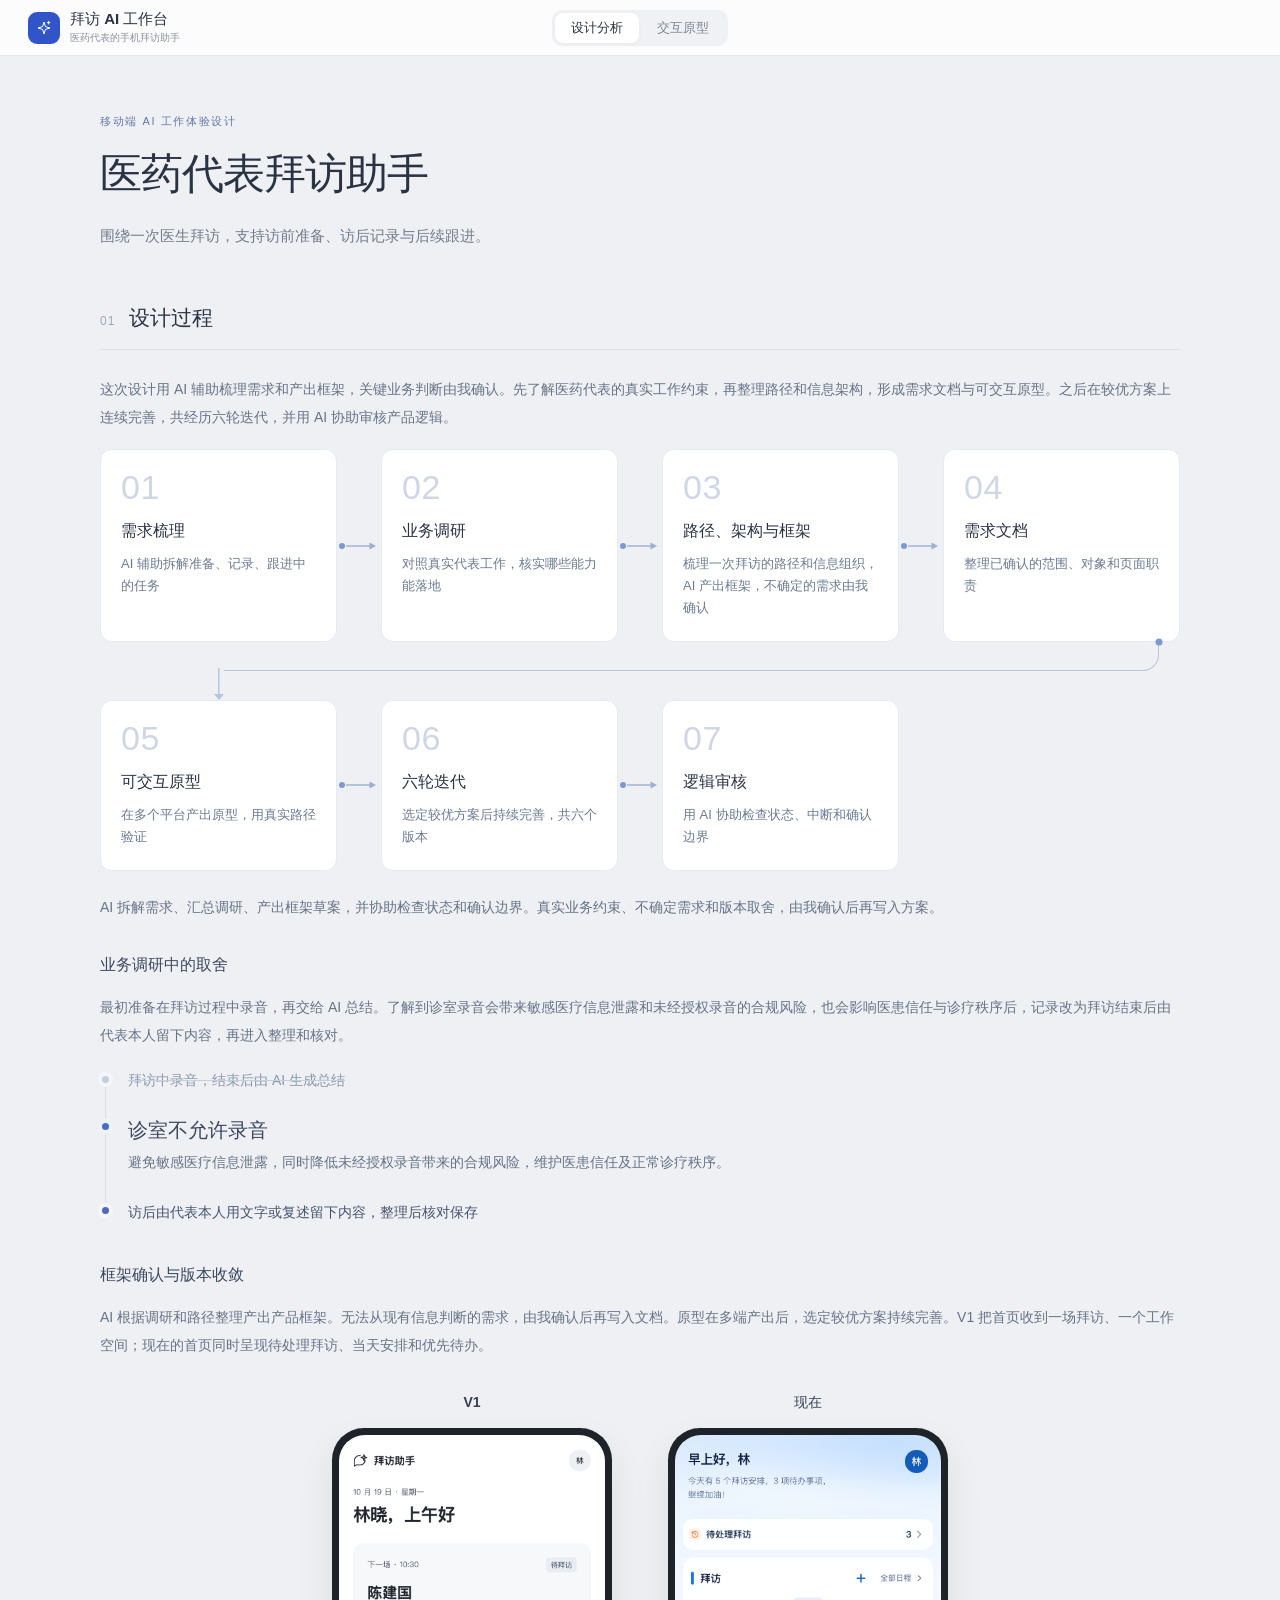
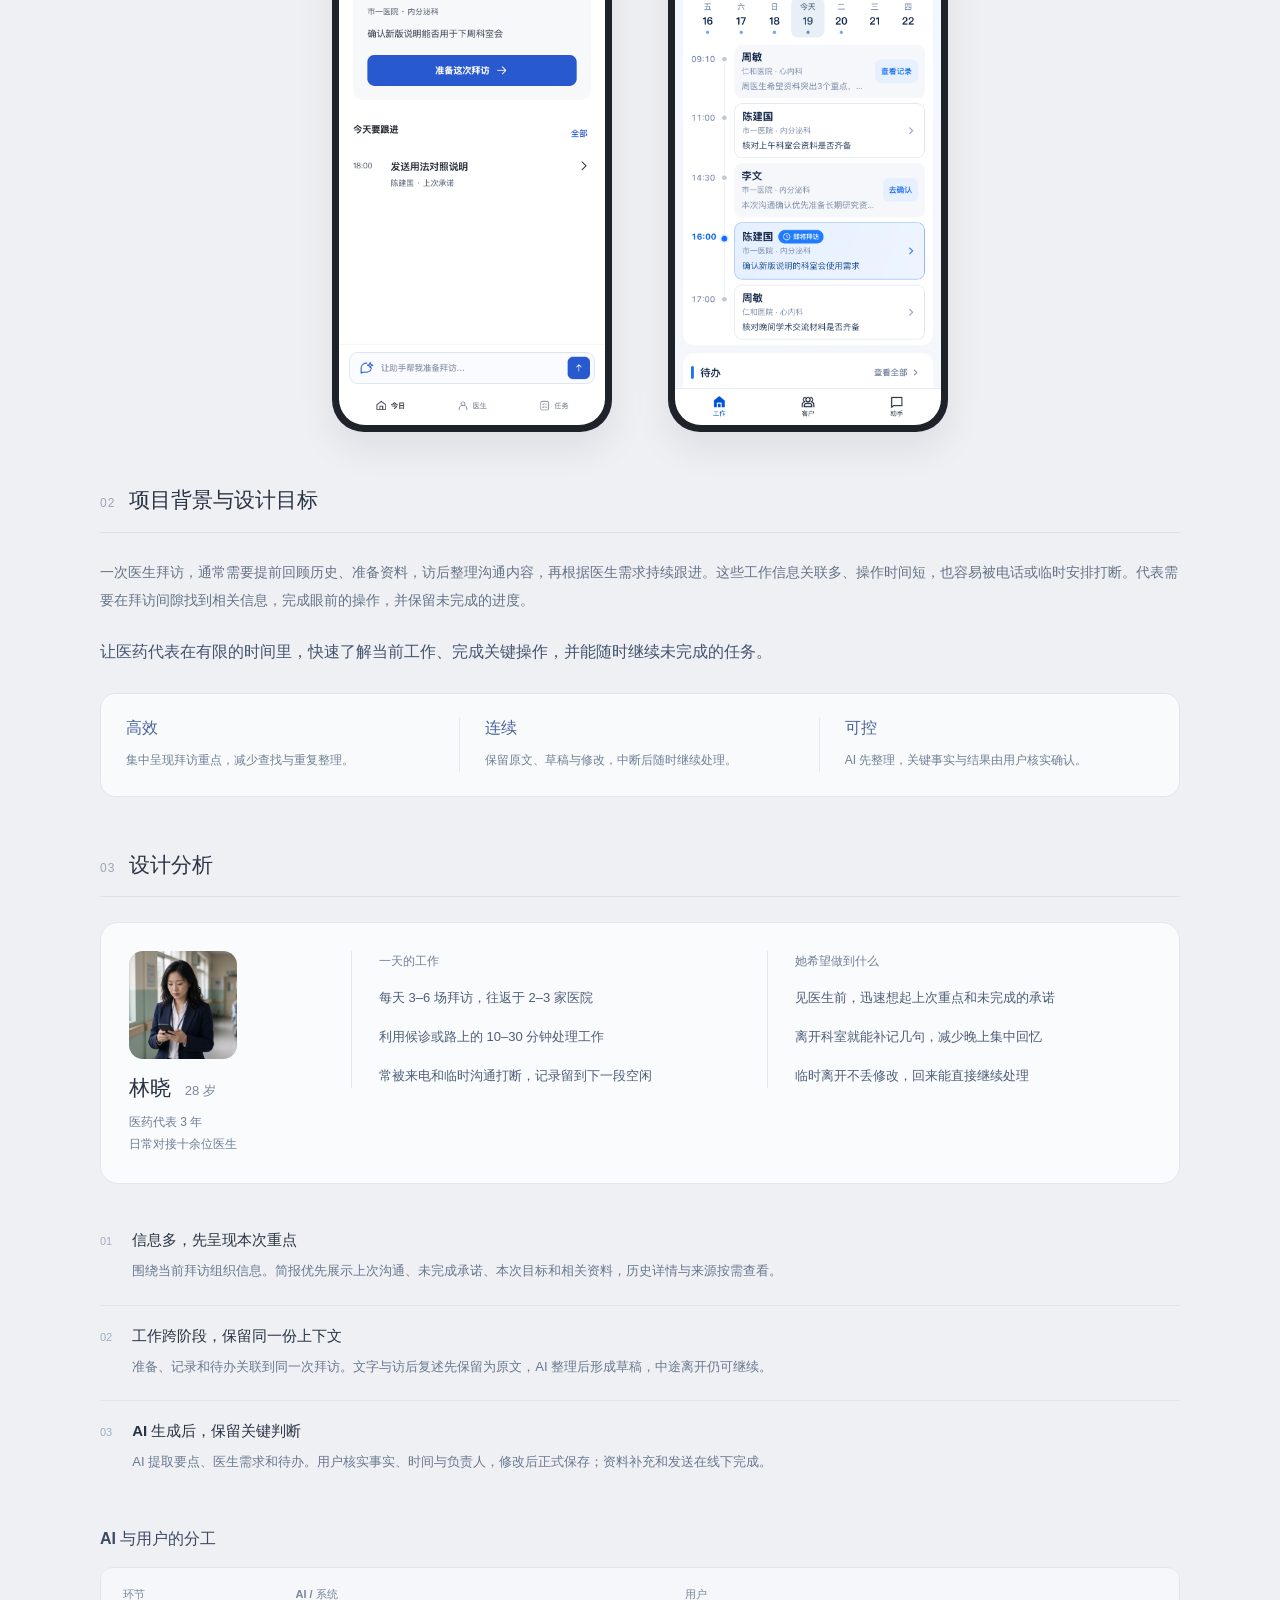
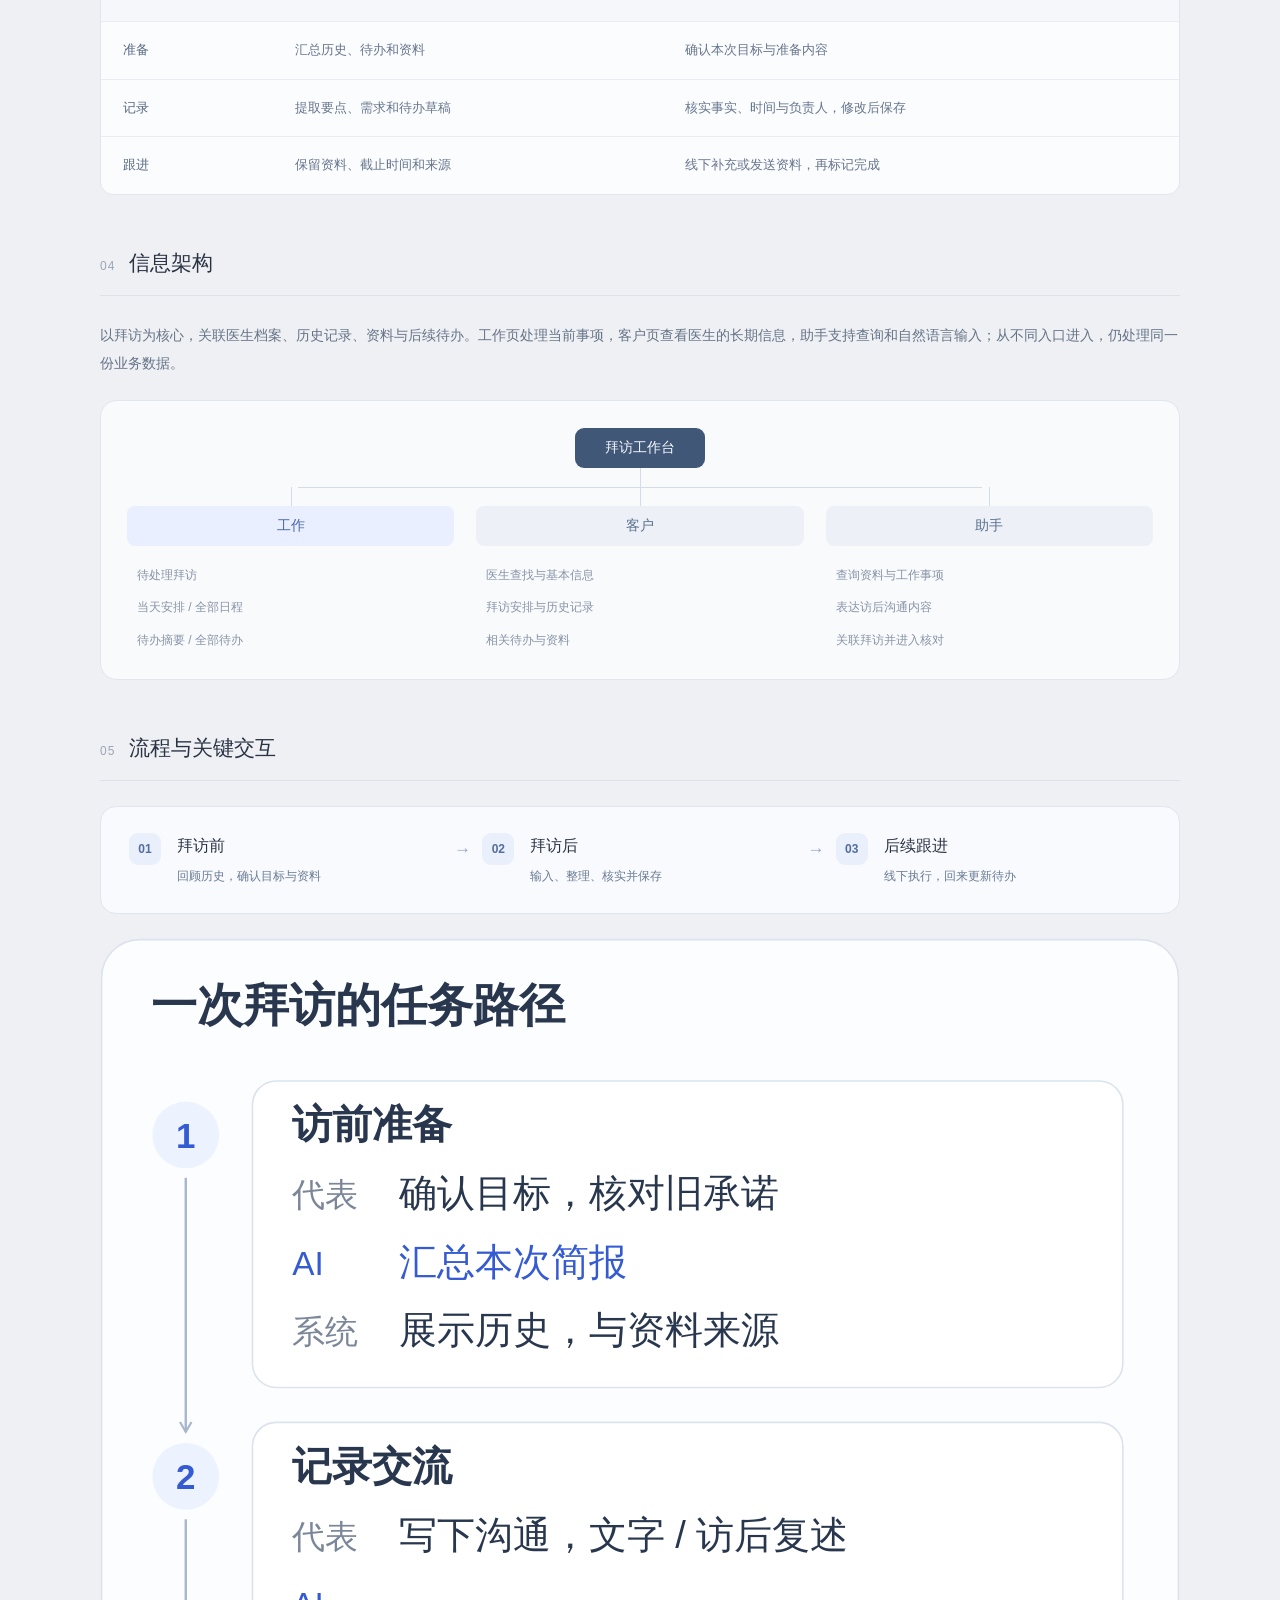
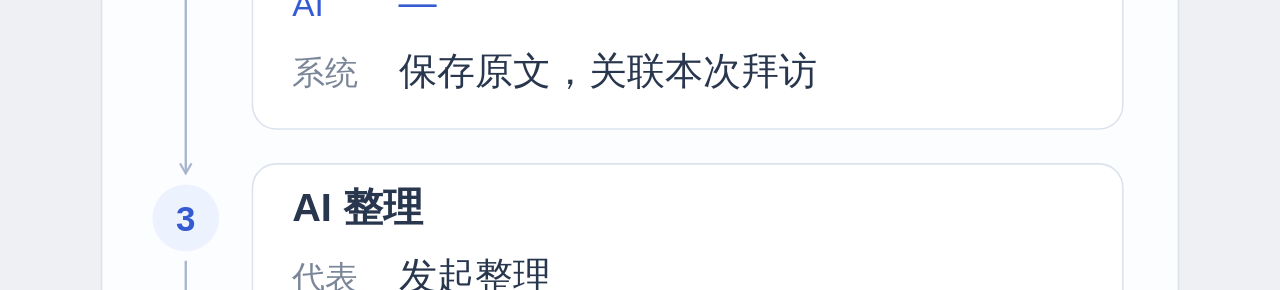
<file: index.html>
<!doctype html>
<html lang="zh-CN">
  <head>
    <meta charset="UTF-8" />
    <meta name="viewport" content="width=device-width, initial-scale=1" />
    <meta name="theme-color" content="#eff0f3" />
    <meta name="description" content="医药代表拜访助手：从访前准备、访后记录到后续跟进的设计分析与可操作原型。" />
    <title>医药代表拜访助手 · 设计分析与交互原型</title>
    <link rel="icon" type="image/svg+xml" href="./assets/favicon-CrCzxHG_.svg" />
    <script type="module" crossorigin src="./assets/showcase-Bl11RiiY.js"></script>
    <link rel="modulepreload" crossorigin href="./assets/preload-helper-B5U0W3t5.js">
    <link rel="stylesheet" crossorigin href="./assets/showcase-NaS1P7xY.css">
  </head>
  <body>
    <a class="skip-link" href="#main-content">跳到主要内容</a>
    <header class="showcase-header">
      <a class="project-brand" href="#analysis" aria-label="拜访 AI 工作台，返回设计分析">
        <span class="brand-symbol" aria-hidden="true"><svg width="24" height="24" viewBox="0 0 24 24" fill="none"><path d="m12 3 2.1 6.9L21 12l-6.9 2.1L12 21l-2.1-6.9L3 12l6.9-2.1L12 3Z" stroke="currentColor" stroke-width="1.5" stroke-linejoin="round"/><path d="M19 2v4M17 4h4" stroke="currentColor" stroke-width="1.5" stroke-linecap="round"/></svg></span>
        <span><strong>拜访 AI 工作台</strong><small>医药代表的手机拜访助手</small></span>
      </a>
      <nav class="showcase-tabs" role="tablist" aria-label="设计展示导航">
        <button id="tab-analysis" role="tab" aria-selected="true" aria-controls="panel-analysis" tabindex="0" data-tab="analysis">设计分析</button>
        <button id="tab-prototype" role="tab" aria-selected="false" aria-controls="panel-prototype" tabindex="-1" data-tab="prototype">交互原型</button>
      </nav>
    </header>
    <main id="main-content">
      <section id="panel-prototype" role="tabpanel" aria-labelledby="tab-prototype" hidden>
        <div class="prototype-stage">
          <svg id="callouts" class="callout-layer" aria-hidden="true"></svg>
          <aside class="experience-notes notes-left" id="notes-left" aria-label="当前页面的设计意图"></aside>
          <div class="device-column">
            <div class="phone-space"><div class="phone-model">
              <div class="phone-screen"><div class="prototype-loading" id="prototype-loading" role="status"><span class="loading-symbol"></span><strong>正在加载原型</strong></div><iframe id="prototype-frame" title="可操作的医药代表拜访助手原型" data-src="./prototype-f8c32be32e60.html?showcase=1#/work" allow="clipboard-write" loading="eager"></iframe></div>
            </div></div>
            <div class="prototype-toolbar">
              <div class="scenario-links" aria-label="体验路径"><button data-route="work" class="is-active">工作首页</button><button data-route="visit/visit-chen">访前准备</button><button data-route="record/visit-late">访后记录</button><button data-route="review/visit-li">核实 AI</button><button data-route="drafts">中断续办</button><button data-route="todos">后续跟进</button></div>
              <button class="reset-demo" id="reset-demo" aria-haspopup="dialog"><span aria-hidden="true">↺</span> 重置体验</button>
            </div>
          </div>
          <aside class="experience-notes notes-right" id="notes-right" aria-label="当前页面的交互细节"></aside>
        </div>
      </section>
      <section id="panel-analysis" class="document-panel" role="tabpanel" aria-labelledby="tab-analysis"></section>
    </main>
    <dialog id="reset-dialog" class="reset-dialog" aria-labelledby="reset-title"><form method="dialog"><h2 id="reset-title">重置演示？</h2><p>恢复本网页的初始数据，不影响独立拜访助手中的记录。</p><div class="dialog-actions"><button value="cancel">取消</button><button value="reset" class="primary-button">重置</button></div></form></dialog>
    <noscript><p class="noscript">请启用 JavaScript，以查看设计分析并体验交互原型。</p></noscript>
  </body>
</html>
</file>
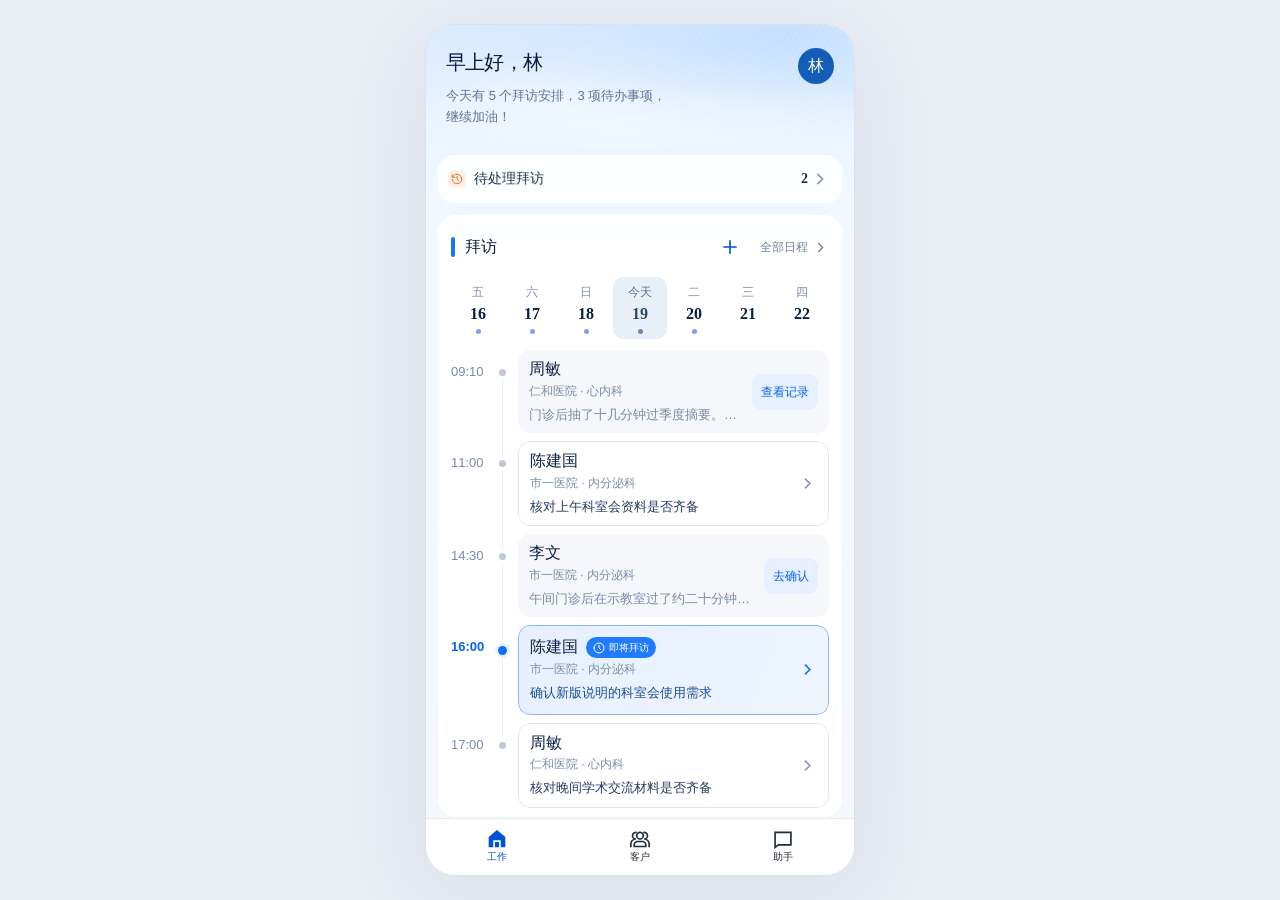
<file: prototype-f8c32be32e60.html>
<!doctype html>
<html lang="zh-CN">
  <head>
    <meta charset="UTF-8" />
    <meta name="viewport" content="width=device-width, initial-scale=1, viewport-fit=cover" />
    <meta name="theme-color" content="#f5f7fa" />
    <title>拜访工作台</title>
    <script type="module" crossorigin src="./assets/prototype-CQHde3d3.js"></script>
    <link rel="modulepreload" crossorigin href="./assets/preload-helper-B5U0W3t5.js">
    <link rel="modulepreload" crossorigin href="./assets/react-runtime-PPb6scBU.js">
    <link rel="stylesheet" crossorigin href="./assets/prototype-DtvdvmWd.css">
  </head>
  <body>
    <div id="root"></div>
  </body>
</html>
</file>
<file: assets/showcase-NaS1P7xY.css>
:root{font-family:-apple-system,BlinkMacSystemFont,PingFang SC,Microsoft YaHei,sans-serif;color:#293344;background:#eff0f3;font-synthesis:none;-webkit-font-smoothing:antialiased;--accent:#3154c8;--line:#e0e5ed;--phone-scale:.85;--screen-w:412px;--screen-h:915px;--bezel:8px}*{box-sizing:border-box}html{scroll-padding-top:80px}body{margin:0}button,a{-webkit-tap-highlight-color:transparent}button{font:inherit;color:inherit;cursor:pointer}a{color:var(--accent);text-underline-offset:4px}button:focus-visible,a:focus-visible,summary:focus-visible,[tabindex="0"]:focus-visible{outline:2px solid var(--accent);outline-offset:4px}[hidden]{display:none!important}h1,h2,h3,h4,p,blockquote,dl,dd,figure{margin:0}.skip-link{position:fixed;top:-80px;left:20px;z-index:100;background:#fff;padding:12px 18px;border:2px solid var(--accent);border-radius:8px}.skip-link:focus{top:12px}.showcase-header{position:sticky;top:0;z-index:20;height:56px;padding:0 28px;background:#fcfcfd;border-bottom:1px solid #e5e7eb;display:grid;grid-template-columns:1fr auto 1fr;align-items:center;gap:16px}.project-brand{display:flex;align-items:center;gap:10px;color:inherit;text-decoration:none;justify-self:start;min-width:0}.brand-symbol{width:32px;height:32px;display:grid;place-items:center;border-radius:9px;background:var(--accent);color:#fff;flex-shrink:0}.brand-symbol svg{width:16px;height:16px}.project-brand strong{display:block;font-size:15px;font-weight:650;line-height:1.2}.project-brand small{display:block;font-size:10px;color:#8a909b;margin-top:3px}.showcase-tabs{display:flex;grid-column:2;gap:2px;padding:3px;border-radius:10px;background:#f0f1f4}.showcase-tabs button{height:30px;padding:0 16px;background:transparent;border:0;border-radius:8px;color:#7e8592;font-size:13px;white-space:nowrap;transition:background .15s,color .15s}.showcase-tabs button[aria-selected=true]{background:#fff;color:#293344;box-shadow:0 1px 4px #1722380a;font-weight:600}.showcase-tabs button:hover{color:var(--accent)}.prototype-stage{position:relative;display:grid;grid-template-columns:minmax(250px,340px) auto minmax(250px,340px);align-items:start;justify-content:center;gap:clamp(24px,4vw,64px);max-width:1560px;padding:20px 28px 45px;margin:auto}.device-column{display:flex;flex-direction:column;align-items:center;position:relative;z-index:1}.phone-space{position:relative;width:calc((var(--screen-w) + var(--bezel)*2)*var(--phone-scale));height:calc((var(--screen-h) + var(--bezel)*2)*var(--phone-scale))}.phone-model{position:absolute;width:calc(var(--screen-w) + var(--bezel)*2);height:calc(var(--screen-h) + var(--bezel)*2);padding:var(--bezel);border-radius:36px;background:#202329;box-shadow:0 14px 42px #18284110;transform:scale(var(--phone-scale));transform-origin:top left}.phone-screen{position:relative;width:var(--screen-w);height:var(--screen-h);overflow:hidden;border-radius:28px;background:#f4f7fc}.phone-screen iframe{width:var(--screen-w);height:var(--screen-h);display:block;border:0;opacity:0;transition:opacity .18s}.phone-screen iframe.is-ready{opacity:1}.callout-layer{position:absolute;inset:0;width:100%;height:100%;overflow:visible;pointer-events:none;z-index:4}.experience-notes{position:relative;z-index:2;min-height:calc((var(--screen-h) + var(--bezel)*2)*var(--phone-scale))}.callout-note{position:absolute;left:0;right:8px}.notes-right .callout-note{left:8px;right:0}.callout-title{display:flex;align-items:flex-start;gap:8px;font-size:14px;font-weight:600;line-height:1.6;color:#354158;margin-bottom:9px}.callout-index{display:inline-grid;place-items:center;width:19px;height:19px;flex-shrink:0;margin-top:2px;border-radius:50%;background:var(--accent);color:#fff;font-size:11px;font-weight:600}.callout-note p{color:#65758c;font-size:13px;line-height:1.95;padding-left:27px;text-wrap:pretty}.callout-note.is-dim .callout-index{background:#7b8aad}.note-visual{margin:14px 0 0 27px}.note-visual svg{display:block;width:100%;height:auto;background:#f7f9fc;border:1px solid #dce3ed;border-radius:12px}.prototype-toolbar{display:flex;justify-content:center;align-items:center;flex-wrap:wrap;gap:2px 8px;margin-top:12px;width:min(100%,540px)}.scenario-links{display:flex;align-items:center;justify-content:center;flex-wrap:wrap;gap:3px}.scenario-links button{border:1px solid transparent;border-radius:6px;background:transparent;color:#7a8495;font-size:11px;min-height:32px;padding:4px 8px}.scenario-links button:hover{color:var(--accent);background:#e5eaf7}.scenario-links button.is-active{color:var(--accent);border-color:#d5dff7;background:#f8faff}.reset-demo{border:0;background:none;color:#8a92a0;font-size:11px;min-height:32px;padding:0 8px;white-space:nowrap}.reset-demo span{font-size:15px;margin-right:3px}.reset-demo:hover{color:var(--accent)}.prototype-loading{position:absolute;inset:0;z-index:2;display:flex;flex-direction:column;justify-content:center;align-items:center;gap:12px;padding:28px;background:#f5f7fb;text-align:center}.prototype-loading strong{font-size:15px;font-weight:550;color:#4a5871}.prototype-loading p{font-size:12px;line-height:1.8;color:#929cad}.loading-symbol{width:23px;height:23px;border:2px solid #d8e1f8;border-top-color:var(--accent);border-radius:50%;animation:loading .8s linear infinite}@keyframes loading{to{transform:rotate(360deg)}}.document{max-width:1160px;margin:auto;padding:58px 40px 88px}.document-intro{margin-bottom:48px}.document-eyebrow{color:#6378ac!important;font-size:11px!important;letter-spacing:1.6px;margin-bottom:17px}.document h1{font-size:clamp(30px,3.6vw,42px);font-weight:650;line-height:1.35;letter-spacing:-1px;margin-bottom:18px}.document-intro>p:last-child{color:#717c8d;font-size:15px;line-height:1.95;max-width:700px}.doc-section{margin-top:52px}.doc-section>h2{display:flex;align-items:baseline;gap:14px;font-size:21px;font-weight:600;line-height:1.5;padding-bottom:16px;border-bottom:1px solid #dde2ea;margin-bottom:25px}.doc-section>h2>span{color:#9ca6b7;font-size:12px;font-weight:500;letter-spacing:1px}.doc-sub{font-size:16px;font-weight:600;color:#3b4962;margin:34px 0 17px}.prose{color:#657388;font-size:14px;line-height:2;margin-bottom:13px}.process-flow{--gap:44px;--wrap:58px;list-style:none;position:relative;display:grid;grid-template-columns:repeat(4,minmax(0,1fr));column-gap:var(--gap);row-gap:var(--wrap);margin:18px 0 22px;padding:0}.process-flow li{position:relative;z-index:1;min-width:0;min-height:168px;padding:20px 20px 22px;background:#fff;border:1px solid #e6ebf3;border-radius:12px}.process-flow li:nth-child(5){grid-column:1}.process-flow li:nth-child(6){grid-column:2}.process-flow li:nth-child(7){grid-column:3}.process-flow span{display:block;color:#cfd6e4;font-size:34px;font-weight:300;line-height:1;letter-spacing:.5px;margin-bottom:16px;font-variant-numeric:tabular-nums}.process-flow h3{font-size:16px;font-weight:700;margin-bottom:10px;line-height:1.4}.process-flow p{font-size:13px;color:#6a7b91;line-height:1.7}.process-flow li:nth-child(-n+3):after,.process-flow li:nth-child(5):after,.process-flow li:nth-child(6):after{content:"";position:absolute;top:50%;right:calc(-1 * var(--gap));width:var(--gap);height:12px;transform:translateY(-50%);background:url("data:image/svg+xml,%3Csvg xmlns='http://www.w3.org/2000/svg' width='40' height='12' viewBox='0 0 40 12' fill='none'%3E%3Ccircle cx='4' cy='6' r='3' fill='%237a9ad0'/%3E%3Cpath d='M8 6h24' stroke='%239bb0d4' stroke-width='1.35'/%3E%3Cpath d='M31.5 2.6 38 6l-6.5 3.4' fill='%239bb0d4'/%3E%3C/svg%3E") center no-repeat}.process-flow li:nth-child(4):before{content:"";position:absolute;top:100%;right:20px;z-index:2;width:7px;height:7px;border-radius:50%;background:#7a9ad0;transform:translate(50%,-35%)}.process-flow li:nth-child(4):after{content:"";position:absolute;top:100%;right:20px;z-index:0;width:calc(350% + 3 * var(--gap) - 20px);height:calc(var(--wrap) / 2);border-right:1.5px solid #b7c6de;border-bottom:1.5px solid #b7c6de;border-bottom-right-radius:16px;pointer-events:none}.process-flow li:nth-child(5):before{content:"";position:absolute;left:50%;bottom:100%;z-index:0;width:12px;height:calc(var(--wrap) / 2 + 4px);transform:translate(-50%);background:url("data:image/svg+xml,%3Csvg xmlns='http://www.w3.org/2000/svg' width='12' height='8' viewBox='0 0 12 8'%3E%3Cpath d='M1 1l5 6 5-6' fill='%23b7c6de'/%3E%3C/svg%3E") center bottom / 12px 8px no-repeat,linear-gradient(#b7c6de,#b7c6de) center 0 / 1.5px calc(100% - 7px) no-repeat;pointer-events:none}.research-path{position:relative;margin:8px 0 12px;padding:6px 0 6px 28px}.research-path:before{content:"";position:absolute;left:5px;top:18px;bottom:22px;width:1px;background:#d4deed}.research-path p{position:relative;margin:0;padding:0 0 22px}.research-path p:last-child{padding-bottom:0}.research-path p:before{content:"";position:absolute;left:-26px;top:8px;width:7px;height:7px;border-radius:50%;background:#c5cedb;box-shadow:0 0 0 4px #f4f6f9}.research-path .was{color:#8b97ab;font-size:14px;line-height:1.8;text-decoration:line-through;text-decoration-color:#c5cedb}.research-path .turn{color:#3b4962;font-size:20px;font-weight:600;line-height:1.5;padding-bottom:24px}.research-path .turn span{display:block;margin-top:6px;color:#657388;font-size:14px;font-weight:500;line-height:1.7}.research-path .turn:before{background:#4b6ac2;box-shadow:0 0 0 4px #eef2fb}.research-path .now{color:#44546f;font-size:14px;line-height:1.9}.research-path .now:before{background:#4b6ac2}.version-stage{margin:32px 0 8px}.home-pair{display:grid;grid-template-columns:minmax(0,280px) minmax(0,280px);justify-content:center;gap:18px 56px}.home-shot{margin:0}.home-shot .device{padding:7px;background:#1e2229;border-radius:32px;box-shadow:0 16px 36px #18284116}.home-shot img{display:block;width:100%;height:auto;border-radius:26px;background:#f4f7fc}.home-shot figcaption{text-align:center;margin:0 0 14px;font-size:13px;color:#6a7a90;line-height:1.6}.home-shot figcaption strong{display:block;color:#354158;font-size:14px;font-weight:600;margin-bottom:3px}.process-split{color:#657388;font-size:14px;line-height:2;margin:4px 0 8px}.goal-statement{color:#44546f;font-size:16px;font-weight:500;line-height:1.95;margin-top:22px}.goal-grid{display:grid;grid-template-columns:repeat(3,minmax(0,1fr));gap:0;margin-top:26px;padding:24px 0;background:#f9fafc;border:1px solid #e1e6ee;border-radius:15px}.goal-card{padding:0 25px;border-right:1px solid #e3e8f0}.goal-card:last-child{border:0}.goal-card h3{font-size:16px;color:#4b629a;font-weight:600;margin-bottom:10px}.goal-card p{color:#718095;font-size:12px;line-height:1.9}.persona-hero{display:grid;grid-template-columns:190px minmax(0,1fr) minmax(0,1fr);align-items:start;gap:32px;padding:28px;background:#fafbfd;border:1px solid #e3e7ee;border-radius:18px;margin-bottom:26px}.persona-identity{display:flex;flex-direction:column;align-items:flex-start;gap:14px}.persona-photo{width:108px;height:108px;display:block;flex-shrink:0;border-radius:14px;object-fit:cover;object-position:35% 22%}.persona-identity h3{font-size:21px;font-weight:600;line-height:1.4;margin-bottom:8px}.persona-identity h3 span{font-size:13px;font-weight:400;color:#7a879b;margin-left:8px}.persona-background{font-size:12px;color:#6d7d94;line-height:1.85}.persona-column{border-left:1px solid #e3e8f0;padding-left:27px}.persona-column h4{font-size:12px;font-weight:500;color:#718199;margin:2px 0 16px}.persona-column ul{list-style:none;padding:0;margin:0;display:grid;gap:14px}.persona-column li{color:#4e5e77;font-size:13px;line-height:1.9}.decision-list{margin-bottom:30px}.decision-list article{display:flex;gap:20px;padding:21px 0;border-bottom:1px solid #e1e6ee}.decision-list article:last-child{border:0}.decision-index{font-size:11px;color:#a0adc3;padding-top:4px;font-variant-numeric:tabular-nums}.decision-list h3{font-size:15px;font-weight:600;margin-bottom:8px}.decision-list p{font-size:13px;color:#69788f;line-height:1.95}.table-scroll{width:100%;overflow-x:auto;border:1px solid #e1e6ee;border-radius:13px;background:#fbfcfe}table{border-collapse:collapse;width:100%;min-width:560px;font-size:13px;line-height:1.9;text-align:left}th,td{padding:16px 22px;vertical-align:top;border-bottom:1px solid #e8edf3}thead th{font-size:11px;font-weight:550;color:#7a879c;background:#f5f7fa}tbody th{color:#566983;font-weight:500;width:16%}tbody td{color:#66758c}tbody tr:last-child td,tbody tr:last-child th{border:0}.app-map{margin-top:23px;padding:27px 26px 22px;background:#f9fafc;border:1px solid #e0e6ef;border-radius:17px}.app-map-root{position:relative;width:max-content;margin:auto;padding:11px 30px;border-radius:9px;background:#405778;color:#f8faff;font-size:14px;font-weight:550}.app-map-root:after{content:"";position:absolute;left:50%;bottom:-19px;width:1px;height:19px;background:#d3dce9}.app-map-cols{position:relative;display:grid;grid-template-columns:repeat(3,minmax(0,1fr));gap:22px;margin-top:38px}.app-map-cols:before{content:"";position:absolute;top:-19px;left:16.67%;right:16.67%;height:1px;background:#d3dce9}.app-map-col{position:relative}.app-map-col:before{content:"";position:absolute;top:-19px;left:50%;width:1px;height:19px;background:#d3dce9}.app-map-col h3{padding:11px;text-align:center;background:#edf1f7;border-radius:8px;font-size:14px;font-weight:550;color:#59708e}.app-map-col.is-primary h3{color:#4a65ac;background:#e9efff}.app-map-col ul{list-style:none;margin:13px 0 0;padding:0 10px}.app-map-col li{color:#8793a6;font-size:12px;line-height:1.9;padding:5px 0}.placement-notes{display:grid;gap:20px;margin-top:25px}.placement-notes article{display:grid;grid-template-columns:160px 1fr;gap:20px}.placement-notes h3{font-size:13px;font-weight:550;color:#60718d;line-height:1.95}.placement-notes p{color:#738199;font-size:12px;line-height:1.95}.phase-strip{display:grid;grid-template-columns:repeat(3,minmax(0,1fr));gap:38px;padding:26px 28px;border:1px solid #dfe6f0;border-radius:16px;background:#f8fafd}.phase-strip article{position:relative;padding-left:48px;min-width:0}.phase-strip article>span{position:absolute;top:0;left:0;display:grid;place-items:center;width:32px;height:32px;border-radius:9px;color:#536d9e;background:#eaf0fb;font-size:12px;font-weight:600}.phase-strip article+article:before{content:"→";position:absolute;left:-28px;top:7px;color:#91a5c5;font-size:17px}.phase-strip h3{font-size:16px;font-weight:600;margin:3px 0 8px}.phase-strip p{font-size:12px;color:#697b94;line-height:1.85}.journey-figure{margin-top:24px}.journey-figure img{display:block;width:100%;height:auto}.journey-figure figcaption{text-align:center;font-size:11px;color:#9ba6b7;line-height:1.95;margin-top:13px}.resume-path{list-style:none;display:grid;grid-template-columns:repeat(4,minmax(0,1fr));gap:28px;padding:6px 0 0;margin:0}.resume-path li{position:relative;min-width:0}.resume-path li:not(:last-child):before{content:"";position:absolute;top:15px;left:16px;right:-44px;height:1px;background:#d4deed}.resume-path li>span{position:relative;display:grid;place-items:center;width:32px;height:32px;border-radius:50%;border:1px solid #cbd8ed;background:#f7f9fd;font-size:12px;color:#5975a7;font-weight:500}.resume-path li:nth-child(2)>span{background:#fbf5eb;border-color:#e7d6b8;color:#987444}.resume-path li:nth-child(3)>span{background:#4b6ac2;border-color:#4b6ac2;color:#fff}.resume-path li>div{margin-top:17px;padding-right:8px}.resume-path h4{font-size:14px;font-weight:600;margin-bottom:9px}.resume-path p{font-size:12px;color:#697b94;line-height:1.9}.review-example{display:grid;grid-template-columns:1fr 1fr;gap:35px;border:1px solid #e0e6f0;background:#fafbfd;padding:28px;border-radius:16px}.review-example>div+div{border-left:1px solid #e0e6f0;padding-left:32px}.example-label{display:block;font-size:10px;color:#9aa8bd;margin-bottom:15px;letter-spacing:1px}.review-example blockquote{font-size:18px;color:#637696;line-height:1.9;margin-bottom:14px}.review-example h4{font-size:15px;font-weight:550;margin-bottom:12px}.review-example p{font-size:12px;color:#738199;line-height:1.95}.document-jump{display:inline-flex;align-items:center;gap:22px;font-size:12px;border:0;padding:10px 0;margin-top:14px;background:transparent;color:#5773b4}.document-jump:hover{color:var(--accent)}.prototype-scope{font-size:11px;color:#a3adbb;border-top:1px solid #dfe5ee;padding-top:22px;margin-top:38px;line-height:1.95}.reset-dialog{width:min(420px,calc(100% - 36px));padding:30px;border:1px solid #e2e7ee;border-radius:18px;color:#3e4c64;box-shadow:0 20px 80px #12243d1f}.reset-dialog::backdrop{background:#182a4650}.reset-dialog h2{font-size:21px;font-weight:600;margin-bottom:14px}.reset-dialog p{font-size:13px;color:#8794a9;line-height:1.9}.dialog-actions{display:flex;justify-content:flex-end;gap:12px;margin-top:25px}.dialog-actions button{font-size:12px;padding:10px 18px;border:1px solid #e1e7ef;background:#fff;border-radius:8px}.primary-button,.dialog-actions .primary-button{border:1px solid var(--accent);border-radius:8px;background:var(--accent);color:#fff;padding:10px 17px;font-size:12px}.noscript{text-align:center;padding:30px}@media(max-width:1180px){.showcase-header{padding-inline:20px}.prototype-stage{grid-template-columns:minmax(190px,1fr) auto minmax(190px,1fr);gap:22px;padding-inline:20px}.callout-title{font-size:13px}.callout-note p{font-size:12px}}@media(max-width:980px){.showcase-header{display:flex;justify-content:space-between;height:auto;min-height:56px;padding:10px 16px;gap:12px}.prototype-stage{grid-template-columns:1fr 1fr;gap:24px;padding:14px 24px 35px;max-width:760px}.device-column{grid-column:1/-1;grid-row:1}.experience-notes{min-height:0;align-self:start}.callout-note,.notes-right .callout-note{position:static;margin-top:18px}.callout-layer{display:none}.callout-note.is-dim{opacity:1}.document{padding-inline:32px}.home-pair{grid-template-columns:minmax(0,240px) minmax(0,240px);gap:16px 32px}}@media(max-width:680px){.showcase-header{flex-wrap:wrap;padding:12px 16px 10px;gap:12px}.project-brand strong{font-size:14px}.showcase-tabs{width:100%}.showcase-tabs button{flex:1;height:34px;font-size:12px}.prototype-stage{padding:12px 18px 32px;gap:20px}.prototype-toolbar{margin-top:10px;gap:3px}.scenario-links button{font-size:10px;padding:4px 7px}.callout-title{font-size:13px}.callout-note p{padding:0;font-size:12px;margin-top:10px}.document{padding:36px 22px 48px}.document-intro{margin-bottom:34px}.document h1{font-size:31px}.document-intro>p:last-child{font-size:13px}.doc-section{margin-top:38px}.doc-section>h2{font-size:19px;gap:11px;margin-bottom:20px}.prose{font-size:13px}.process-flow{grid-template-columns:1fr;column-gap:0;row-gap:16px;--wrap:16px}.process-flow li{min-height:0;padding:18px 18px 20px}.process-flow li:nth-child(5),.process-flow li:nth-child(6),.process-flow li:nth-child(7){grid-column:auto}.process-flow li:before,.process-flow li:after{display:none}.process-flow span{font-size:28px;margin-bottom:12px}.process-flow h3{font-size:15px}.research-path .turn{font-size:18px}.home-pair{gap:14px 16px}.home-shot .device{padding:5px;border-radius:24px}.home-shot img{border-radius:20px}.home-shot figcaption{font-size:12px;margin-bottom:10px}.process-split{font-size:13px;margin-top:22px}.goal-grid{grid-template-columns:1fr;padding:0 21px}.goal-card{border:0;border-bottom:1px solid #e3e8f0;padding:18px 0}.goal-card h3{font-size:15px;margin-bottom:6px}.persona-hero{grid-template-columns:1fr}.persona-hero figure{min-height:190px;max-height:220px}.persona-copy{padding:23px}.persona-copy h3{font-size:18px}.decision-list article{gap:14px}.app-map{padding:23px 18px 18px}.app-map-cols{grid-template-columns:1fr;gap:20px;margin-top:22px}.app-map-root:after,.app-map-cols:before,.app-map-col:before{display:none}.app-map-col ul{margin-top:8px}.app-map-col li{padding:4px 0}.placement-notes article{display:block}.placement-notes h3{margin-bottom:5px}.phase-strip{grid-template-columns:1fr;gap:18px;padding-bottom:0}.phase-strip article+article:before{display:none}.phase-strip h3{margin-bottom:5px}.journey-figure{margin:20px -6px 0}.resume-path{grid-template-columns:1fr 1fr;gap:24px 20px}.review-example{grid-template-columns:1fr;padding:24px;gap:24px}.review-example>div+div{border:0;border-top:1px solid #e0e6f0;padding:24px 0 0}.review-example blockquote{font-size:17px}th,td{padding:14px 16px}}@media(max-width:680px){.table-scroll table{min-width:0;table-layout:fixed;font-size:12px}.table-scroll th,.table-scroll td{padding:13px 11px}.table-scroll th:first-child{width:54px}}@media(max-width:680px){.prototype-stage{grid-template-columns:minmax(0,1fr)}.note-visual{margin-left:0;max-width:420px}.experience-notes{width:100%}}@media(max-width:680px){.persona-hero{grid-template-columns:1fr;gap:24px;padding:23px}.persona-identity{flex-direction:row;align-items:center;gap:18px}.persona-photo{width:84px;height:84px}.persona-identity h3{font-size:20px}.persona-column{border-left:0;border-top:1px solid #e3e8f0;padding:20px 0 0}.persona-column h4{margin:0 0 12px}.persona-column ul{gap:10px}.phase-strip{padding:22px;gap:24px}.resume-path{display:block}.resume-path li{display:grid;grid-template-columns:32px minmax(0,1fr);column-gap:16px;padding-bottom:24px}.resume-path li:last-child{padding-bottom:0}.resume-path li:not(:last-child):before{inset:32px auto 0 15px;width:1px;height:auto}.resume-path li>div{margin:0;padding:2px 0 0}}@media(prefers-reduced-motion:reduce){*,*:before,*:after{animation:none!important;transition:none!important;scroll-behavior:auto!important}}@media print{.showcase-header,#panel-prototype,.document-jump,.reset-dialog{display:none!important}.document-panel[hidden]{display:block!important}body{background:#fff}.document{max-width:none;padding:0}.doc-section,.journey-figure,.table-scroll,.review-example,.process-flow,.research-path,.version-stage{break-inside:avoid}.table-scroll{overflow:visible}table{min-width:0}}
</file>
